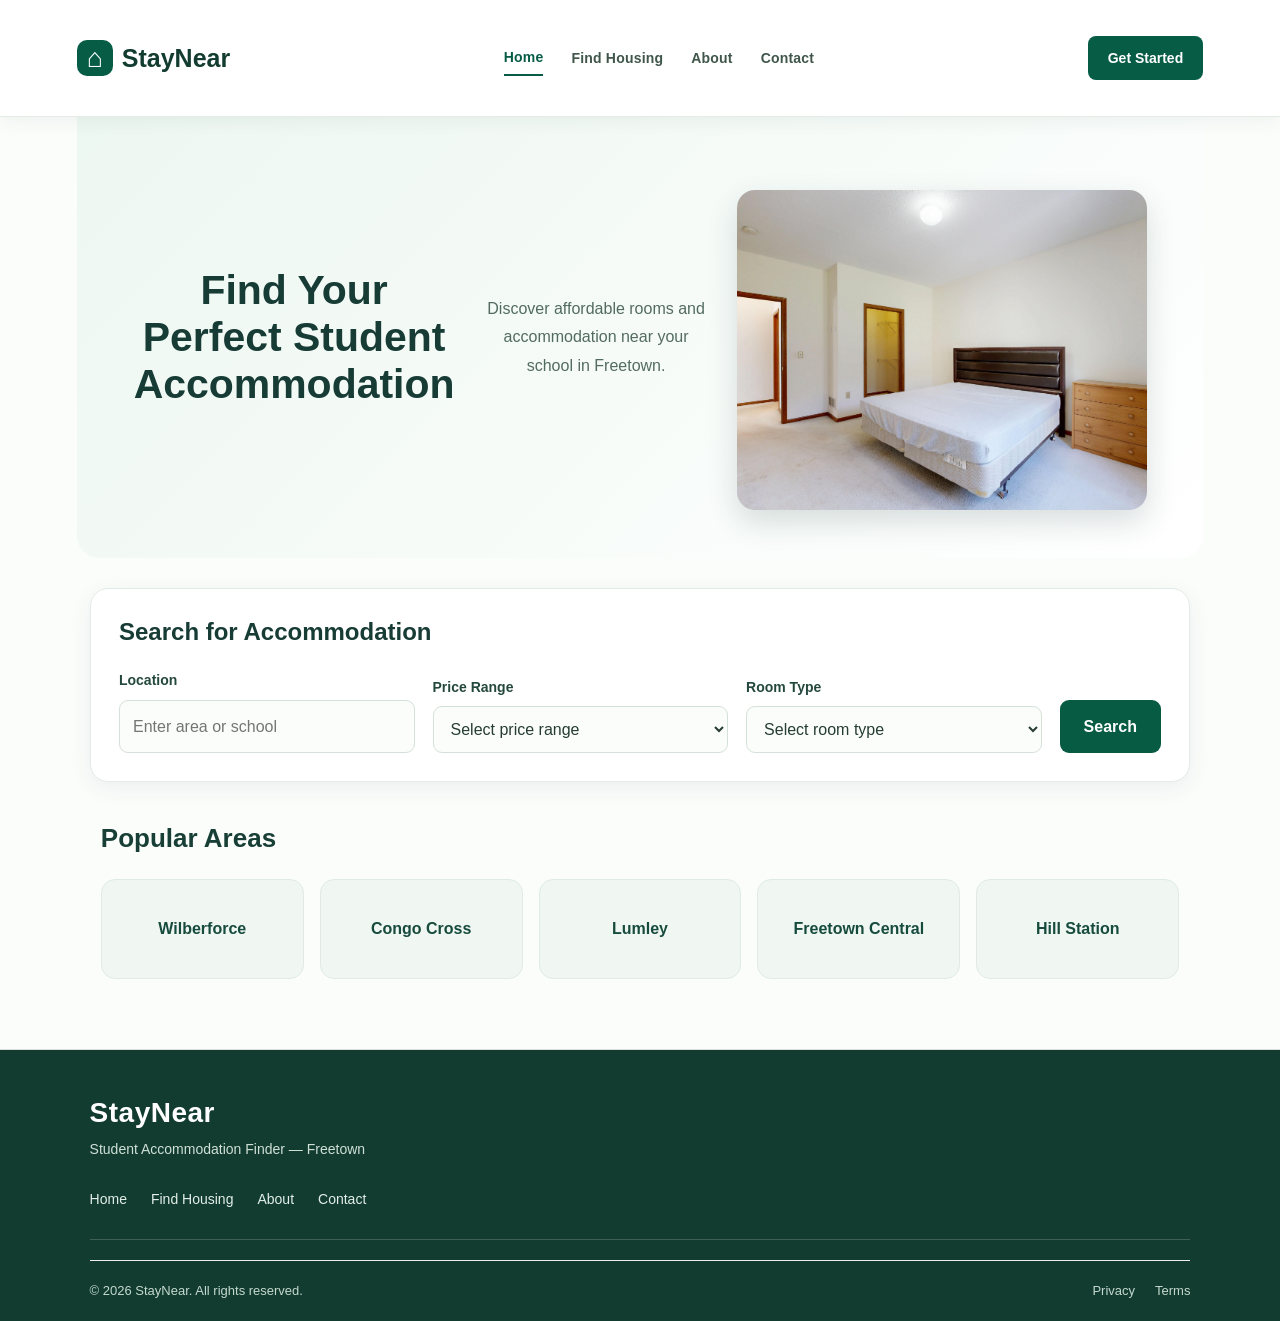
<file: index.html>
<!DOCTYPE html>
<html lang="en">
<head>
    <meta charset="UTF-8">
    <meta name="viewport" content="width=device-width, initial-scale=1.0">
    <title>StayNear | Student Accommodation Finder</title>
    <link rel="stylesheet" href="style.css">
</head>
<body>
<!-- Website Header -->
<header class="site-header">
    <div class="logo">
        <span class="house-icon">⌂</span>
        <span>StayNear</span>
    </div>

    <nav class="main-nav">
        <a href="index.html" class="active">Home</a>
        <a href="housing.html">Find Housing</a>
        <a href="about.html">About</a>
        <a href="contact.html">Contact</a>
    </nav>

    <a href="housing.html" class="get-started">Get Started</a>
</header>
 <!-- Main Home Page Content -->
 <main>

    <section class="hero">
        <h1>Find Your Perfect Student Accommodation</h1>
        <p>Discover affordable rooms and accommodation
            near your school in Freetown.</p>
            <img src="images/lumley-room.jpg"
                 alt="Student bedroom with a bed and study desk"
                 class="hero-image">    
    </section>

    <!-- Accommodation Search -->
    <section class="search-section">
        <h2>Search for Accommodation</h2>

        <form class="search-form" id="housing-search">

            <div class="form-group">
                <label for="location">Location</label>
                <input type="text" id="location" name="location" placeholder="Enter area or school">    
            </div>

            <div class="form-group">
                <label for="price">Price Range</label>
                <select id="price" name="price">
                    <option value="">Select price range</option>
                    <option>Budget friendly</option>
                    <option>Mid-range</option>
                    <option>Higher budget</option>
                </select>
            </div>

            <div class="form-group">
                <label for="room-type">Room Type</label>
                <select id="room-type" name="room-type">
                    <option value="">Select room type</option>
                    <option>Single Room</option>
                    <option>Shared Room</option>
                    <option>Apartment</option>
                </select>
            </div>

            <button type="submit" class="search-button">
                Search
            </button>


        </form>
    
       
    </section>

    <!-- Popular Areas -->
    <section class="popular-areas">
        <h2>Popular Areas</h2>

        <div class="area-grid">
            <a href="housing.html?location=Wilberforce" class="area-card">Wilberforce</a>
            <a href="housing.html?location=Congo%20Cross" class="area-card">Congo Cross</a>
            <a href="housing.html?location=Lumley" class="area-card">Lumley</a>
            <a href="housing.html?location=Freetown%20Central" class="area-card">Freetown Central</a>
            <a href="housing.html?location=Hill%20Station" class="area-card">Hill Station</a>
        </div>
    </section>

</main>

    <!-- Website Footer -->
    <footer class="site-footer">

        <div class="footer-brand">
            <h2>StayNear</h2>
            <p>Student Accommodation Finder — Freetown</p>
        </div>

        <nav class="footer-nav" aria-label="Footer navigation">
            <a href="index.html">Home</a>
            <a href="housing.html">Find Housing</a>
            <a href="about.html">About</a>
            <a href="contact.html">Contact</a>
        </nav>

        <div class="footer-bottom">
            <p>&copy; 2026 StayNear. All rights reserved.</p>

            <div class="footer-legal">
                <a href="#">Privacy</a>
                <a href="#">Terms</a>
            </div>
        </div>

    </footer>
    
</body>
</html>
</file>
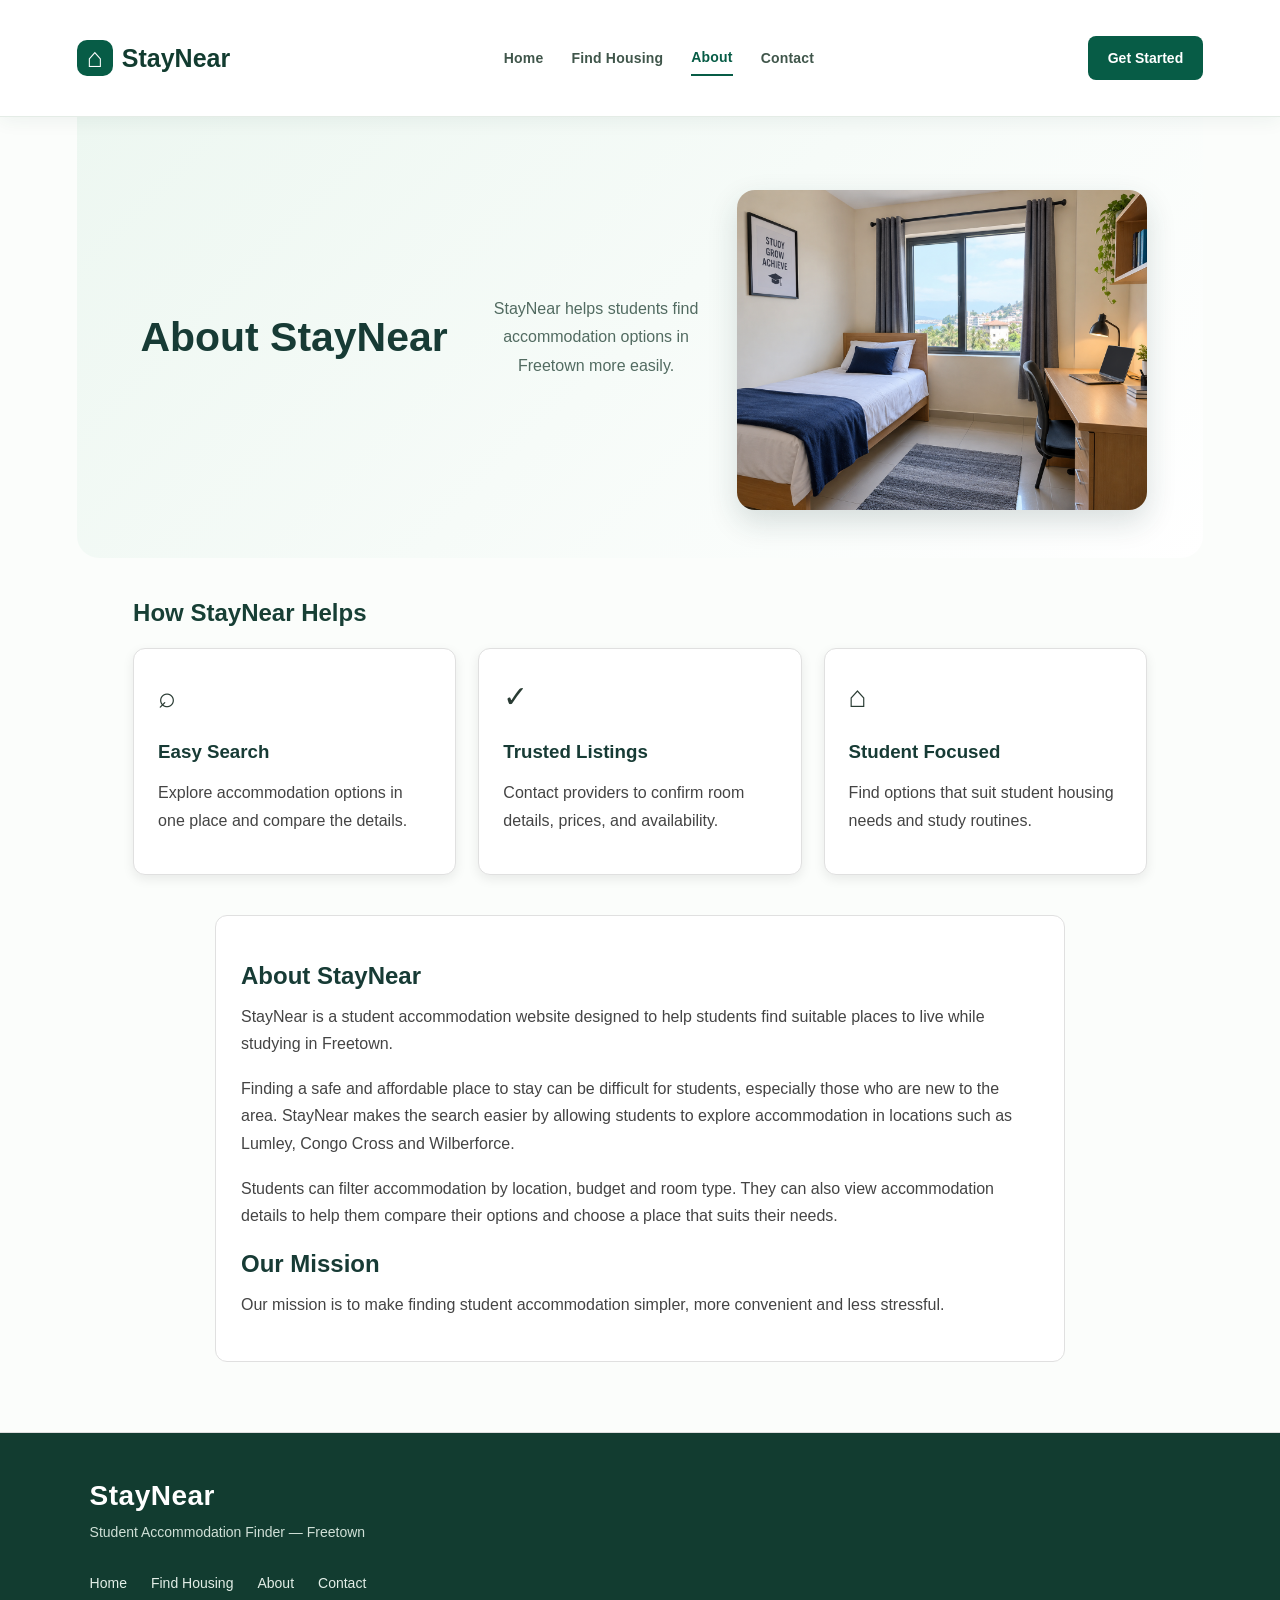
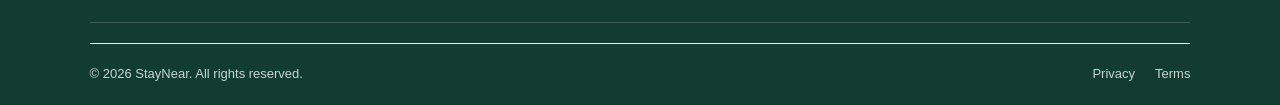
<file: about.html>
<!DOCTYPE html>
<html lang="en">
<head>
    <meta charset="UTF-8">
    <meta name="viewport" content="width=device-width, initial-scale=1.0">
    <title>About | StayNear</title>
    <link rel="stylesheet" href="style.css">
</head>
<body>

    <!-- Website Header -->
    <header class="site-header">
        <div class="logo">
            <span class="house-icon">⌂</span>
            <span>StayNear</span>
        </div>

        <nav class="main-nav">
            <a href="index.html">Home</a>
            <a href="housing.html">Find Housing</a>
            <a href="about.html" class="active">About</a>
            <a href="contact.html">Contact</a>
        </nav>

        <a href="housing.html" class="get-started">Get Started</a>
    </header>

    
<!-- About Page Content -->
<main>

    <section class="hero">
        <h1>About StayNear</h1>
        <p>
            StayNear helps students find accommodation
            options in Freetown more easily.
        </p>

        <img src="images/student-room.png"
             alt="Student bedroom with a study desk"
             class="hero-image">
    </section>

    <section class="about-features">
        <h2>How StayNear Helps</h2>

        <div class="feature-grid">

            <article class="feature-card">
                <div class="feature-icon">⌕</div>
                <h3>Easy Search</h3>
                <p>
                    Explore accommodation options in one place
                    and compare the details.
                </p>
            </article>

            <article class="feature-card">
                <div class="feature-icon">✓</div>
                <h3>Trusted Listings</h3>
                <p>
                    Contact providers to confirm room details,
                    prices, and availability.
                </p>
            </article>

            <article class="feature-card">
                <div class="feature-icon">⌂</div>
                <h3>Student Focused</h3>
                <p>
                    Find options that suit student housing
                    needs and study routines.
                </p>
            </article>

        </div>
    </section>
    
<section class="about-content">
    <h2>About StayNear</h2>

    <p>
        StayNear is a student accommodation website designed to help
        students find suitable places to live while studying in Freetown.
    </p>

    <p>
        Finding a safe and affordable place to stay can be difficult
        for students, especially those who are new to the area.
        StayNear makes the search easier by allowing students to explore
        accommodation in locations such as Lumley, Congo Cross and Wilberforce.
    </p>

    <p>
        Students can filter accommodation by location, budget and room type.
        They can also view accommodation details to help them compare their
        options and choose a place that suits their needs.
    </p>

    <h2>Our Mission</h2>

    <p>
        Our mission is to make finding student accommodation simpler,
        more convenient and less stressful.
    </p>
</section>

</main>


    <!-- Website Footer -->
    <footer class="site-footer">
        <div class="footer-brand">
            <h2>StayNear</h2>
            <p>Student Accommodation Finder — Freetown</p>
        </div>

        <nav class="footer-nav" aria-label="Footer navigation">
            <a href="index.html">Home</a>
            <a href="housing.html">Find Housing</a>
            <a href="about.html">About</a>
            <a href="contact.html">Contact</a>
        </nav>

        <div class="footer-bottom">
            <p>&copy; 2026 StayNear. All rights reserved.</p>
            <div class="footer-legal">
                <a href="#">Privacy</a>
                <a href="#">Terms</a>
            </div>
        </div>
    </footer>

</body>
</html>
</file>
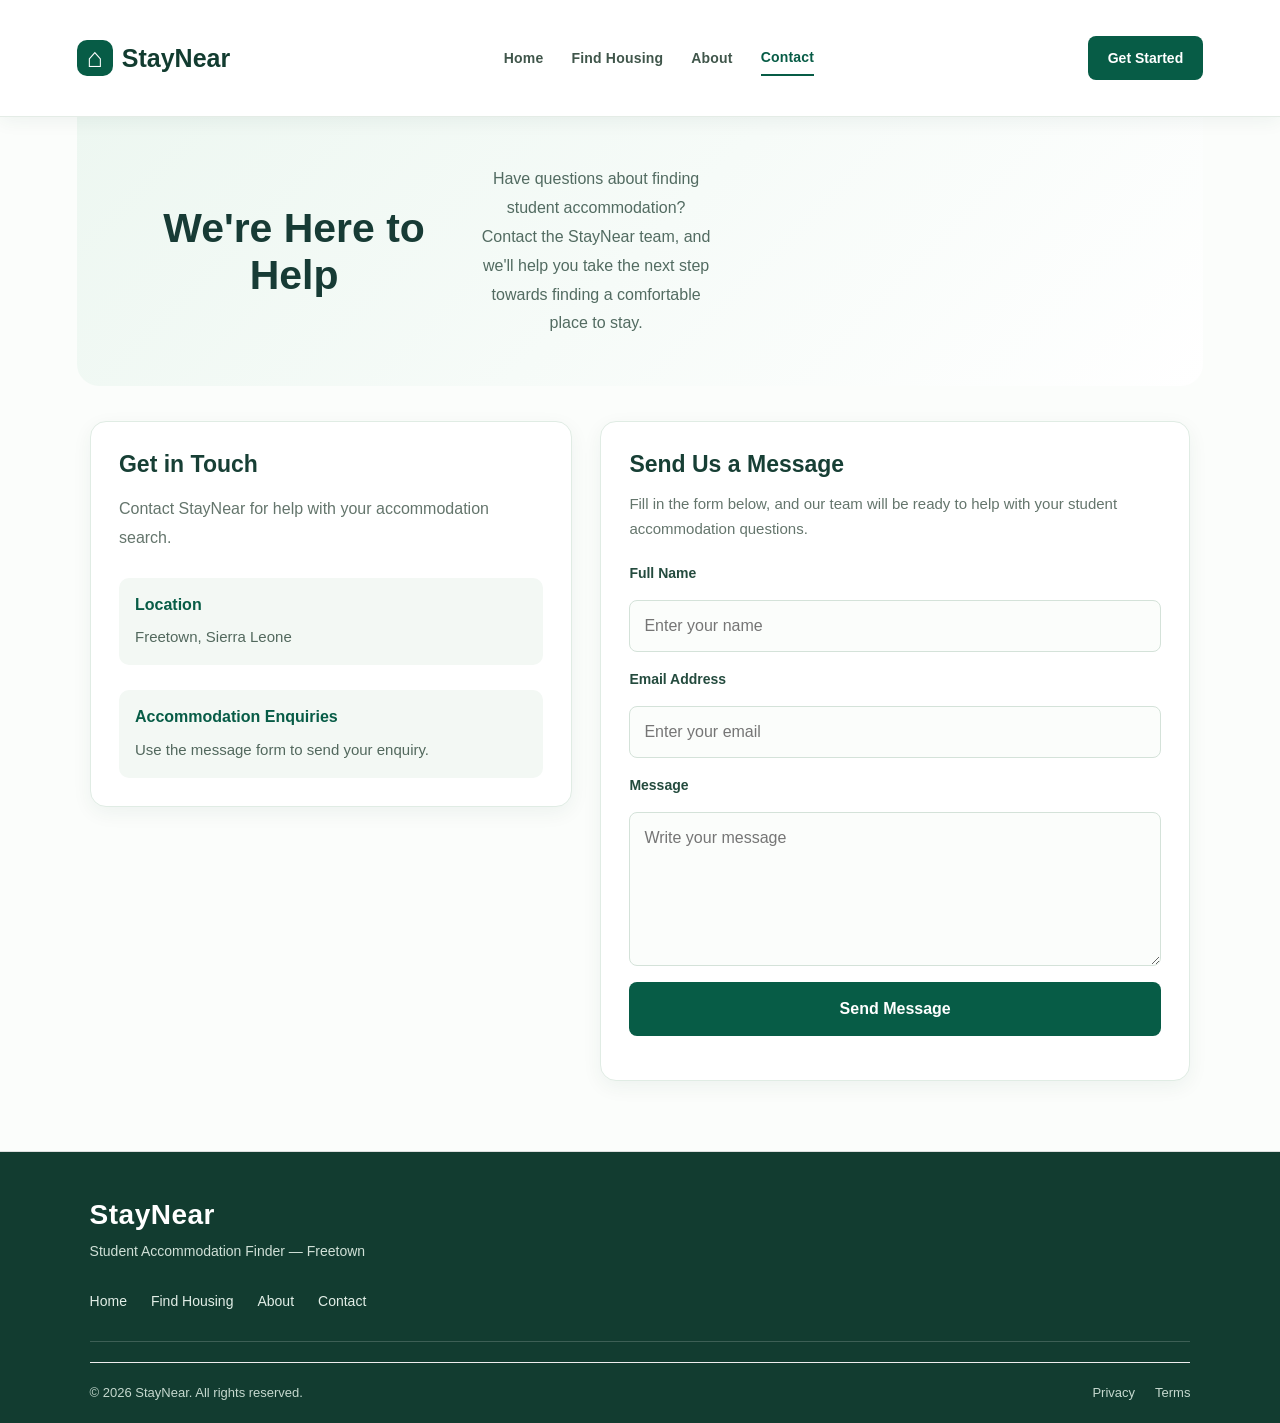
<file: contact.html>
<!DOCTYPE html>
<html lang="en">
<head>
    <meta charset="UTF-8">
    <meta name="viewport" content="width=device-width, initial-scale=1.0">
    <title>Contact | StayNear</title>
    <link rel="stylesheet" href="style.css">
</head>
<body>

    <!-- Website Header -->
    <header class="site-header">
        <div class="logo">
            <span class="house-icon">⌂</span>
            <span>StayNear</span>
        </div>

        <nav class="main-nav">
            <a href="index.html">Home</a>
            <a href="housing.html">Find Housing</a>
            <a href="about.html">About</a>
            <a href="contact.html" class="active">Contact</a>
        </nav>

        <a href="housing.html" class="get-started">Get Started</a>
    </header>

    
<!-- Contact Page Content -->
<main>

    <section class="hero">
        <h1>We're Here to Help</h1>
        <p>
            Have questions about finding student accommodation?
            Contact the StayNear team, and we'll help you take the next step
            towards finding a comfortable place to stay.
       </p>
    </section>

    <section class="contact-layout">

        <!-- Contact Information -->
        <div class="contact-information">
            <h2>Get in Touch</h2>
            <p>Contact StayNear for help with your accommodation search.</p>

            <div class="contact-item">
                <h3>Location</h3>
                <p>Freetown, Sierra Leone</p>
            </div>

            <div class="contact-item">
                <h3>Accommodation Enquiries</h3>
                <p>Use the message form to send your enquiry.</p>
            </div>
        </div>

        <!-- Contact Form -->
        <div class="contact-form-container">
            <h2>Send Us a Message</h2>
            <p class="form-intro">
                Fill in the form below, and our team will be ready to help
                with your student accommodation questions.
            </p>

            <form class="contact-form" id="contactForm">
                <div class="form-group">
                    <label for="full-name">Full Name</label>
                    <input type="text" id="full-name"
                           name="full-name" placeholder="Enter your name"
                           required>
                </div>

                <div class="form-group">
                    <label for="email">Email Address</label>
                    <input type="email" id="email"
                           name="email" placeholder="Enter your email"
                           required>
                </div>

                <div class="form-group">
                    <label for="message">Message</label>
                    <textarea id="message" name="message"
                              rows="5" placeholder="Write your message"
                              required></textarea>
                </div>

                <button type="submit" class="search-button">
                    Send Message
                </button>
            </form>
            <p id="formMessage" role="status"></p>
        </div>

    </section>

</main>


    <!-- Website Footer -->
    <footer class="site-footer">
        <div class="footer-brand">
            <h2>StayNear</h2>
            <p>Student Accommodation Finder — Freetown</p>
        </div>

        <nav class="footer-nav" aria-label="Footer navigation">
            <a href="index.html">Home</a>
            <a href="housing.html">Find Housing</a>
            <a href="about.html">About</a>
            <a href="contact.html">Contact</a>
        </nav>

        <div class="footer-bottom">
            <p>&copy; 2026 StayNear. All rights reserved.</p>
            <div class="footer-legal">
                <a href="#">Privacy</a>
                <a href="#">Terms</a>
            </div>
        </div>
    </footer>
        
</body>
</html>
</file>
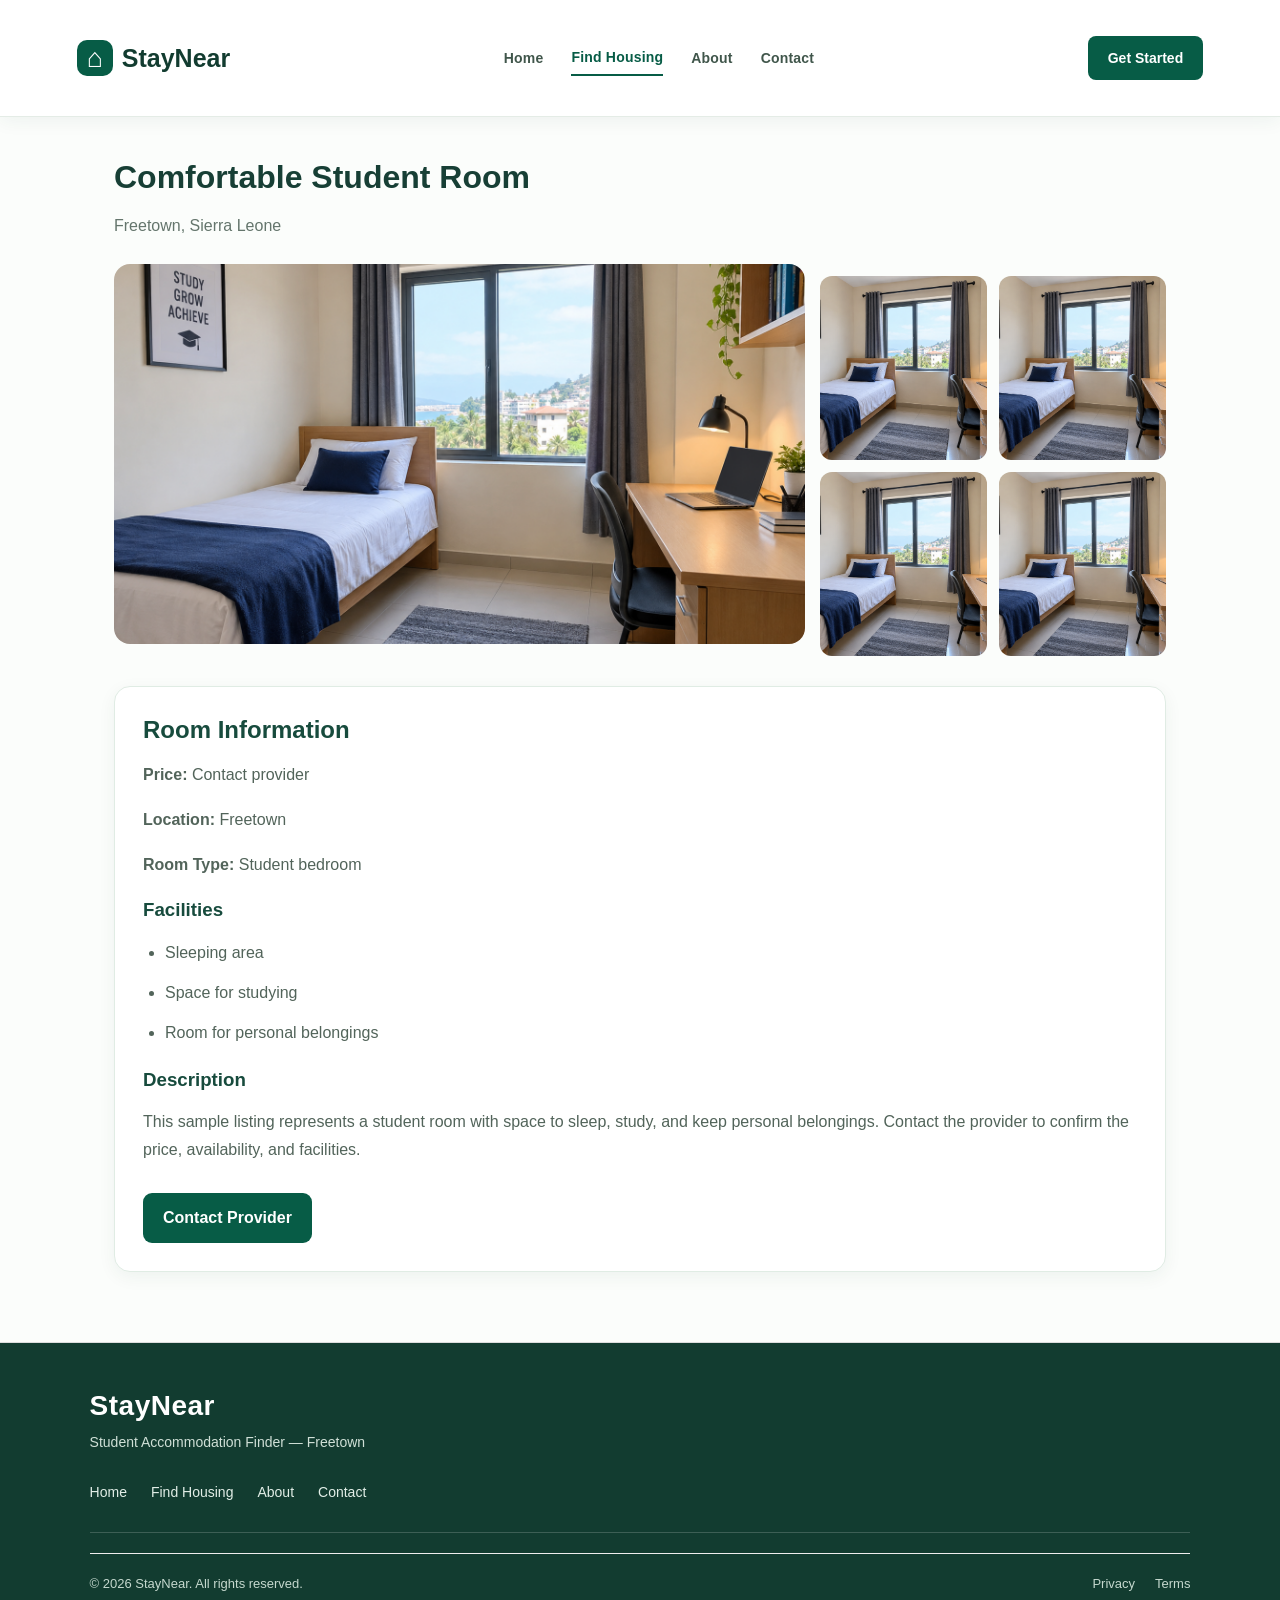
<file: details.html>
<!DOCTYPE html>
<html lang="en">
<head>
    <meta charset="UTF-8">
    <meta name="viewport" content="width=device-width, initial-scale=1.0">
    <title>Listing Details | StayNear</title>
    <link rel="stylesheet" href="style.css">
</head>
<body>

    <!-- Website Header -->
    <header class="site-header">
        <div class="logo">
            <span class="house-icon">⌂</span>
            <span>StayNear</span>
        </div>

        <nav class="main-nav">
            <a href="index.html">Home</a>
            <a href="housing.html" class="active">Find Housing</a>
            <a href="about.html">About</a>
            <a href="contact.html">Contact</a>
        </nav>

        <a href="housing.html" class="get-started">Get Started</a>
    </header>

    
<!-- Listing Details Content -->
<main>

    <section class="listing-details">

        <h1 id="listing-title">Comfortable Student Room</h1>
        <p class="housing-location" id="listing-location">Freetown, Sierra Leone</p>

        <!-- Main Accommodation Picture -->
        <div class="listing-gallery">
            <img class="main-room-image"
                 id="listing-image"
                 src="images/student-room.png"
                 alt="Main view of a student bedroom">

           <div class="room-thumbnails">
               <img src="images/student-room.png" alt="Student room view 1">
               <img src="images/student-room.png" alt="Student room view 2">
               <img src="images/student-room.png" alt="Student room view 3">
               <img src="images/student-room.png" alt="Student room view 4">
           </div>
        </div>

        </div>

        <!-- Room Information -->
        <section class="room-information">
            <h2>Room Information</h2>

            <p><strong>Price:</strong> <span id="listing-price">Contact provider</span></p>
            <p><strong>Location:</strong> <span id="room-location">Freetown</span></p>
            <p><strong>Room Type:</strong> <span id="room-type">Student bedroom</span></p>

            <h3>Facilities</h3>
            <ul>
                <li>Sleeping area</li>
                <li>Space for studying</li>
                <li>Room for personal belongings</li>
            </ul>

            <h3>Description</h3>
            <p id="listing-description">
                This sample listing represents a student room with space to sleep,
                study, and keep personal belongings. Contact the provider to confirm
                the price, availability, and facilities.
            </p>

            <a href="contact.html" class="details-button">
                Contact Provider
            </a>
        </section>

    </section>

</main>


    <!-- Website Footer -->
    <footer class="site-footer">
        <div class="footer-brand">
            <h2>StayNear</h2>
            <p>Student Accommodation Finder — Freetown</p>
        </div>

        <nav class="footer-nav" aria-label="Footer navigation">
            <a href="index.html">Home</a>
            <a href="housing.html">Find Housing</a>
            <a href="about.html">About</a>
            <a href="contact.html">Contact</a>
        </nav>

        <div class="footer-bottom">
            <p>&copy; 2026 StayNear. All rights reserved.</p>
            <div class="footer-legal">
                <a href="#">Privacy</a>
                <a href="#">Terms</a>
            </div>
        </div>
    </footer>

</body>
</html>
</file>
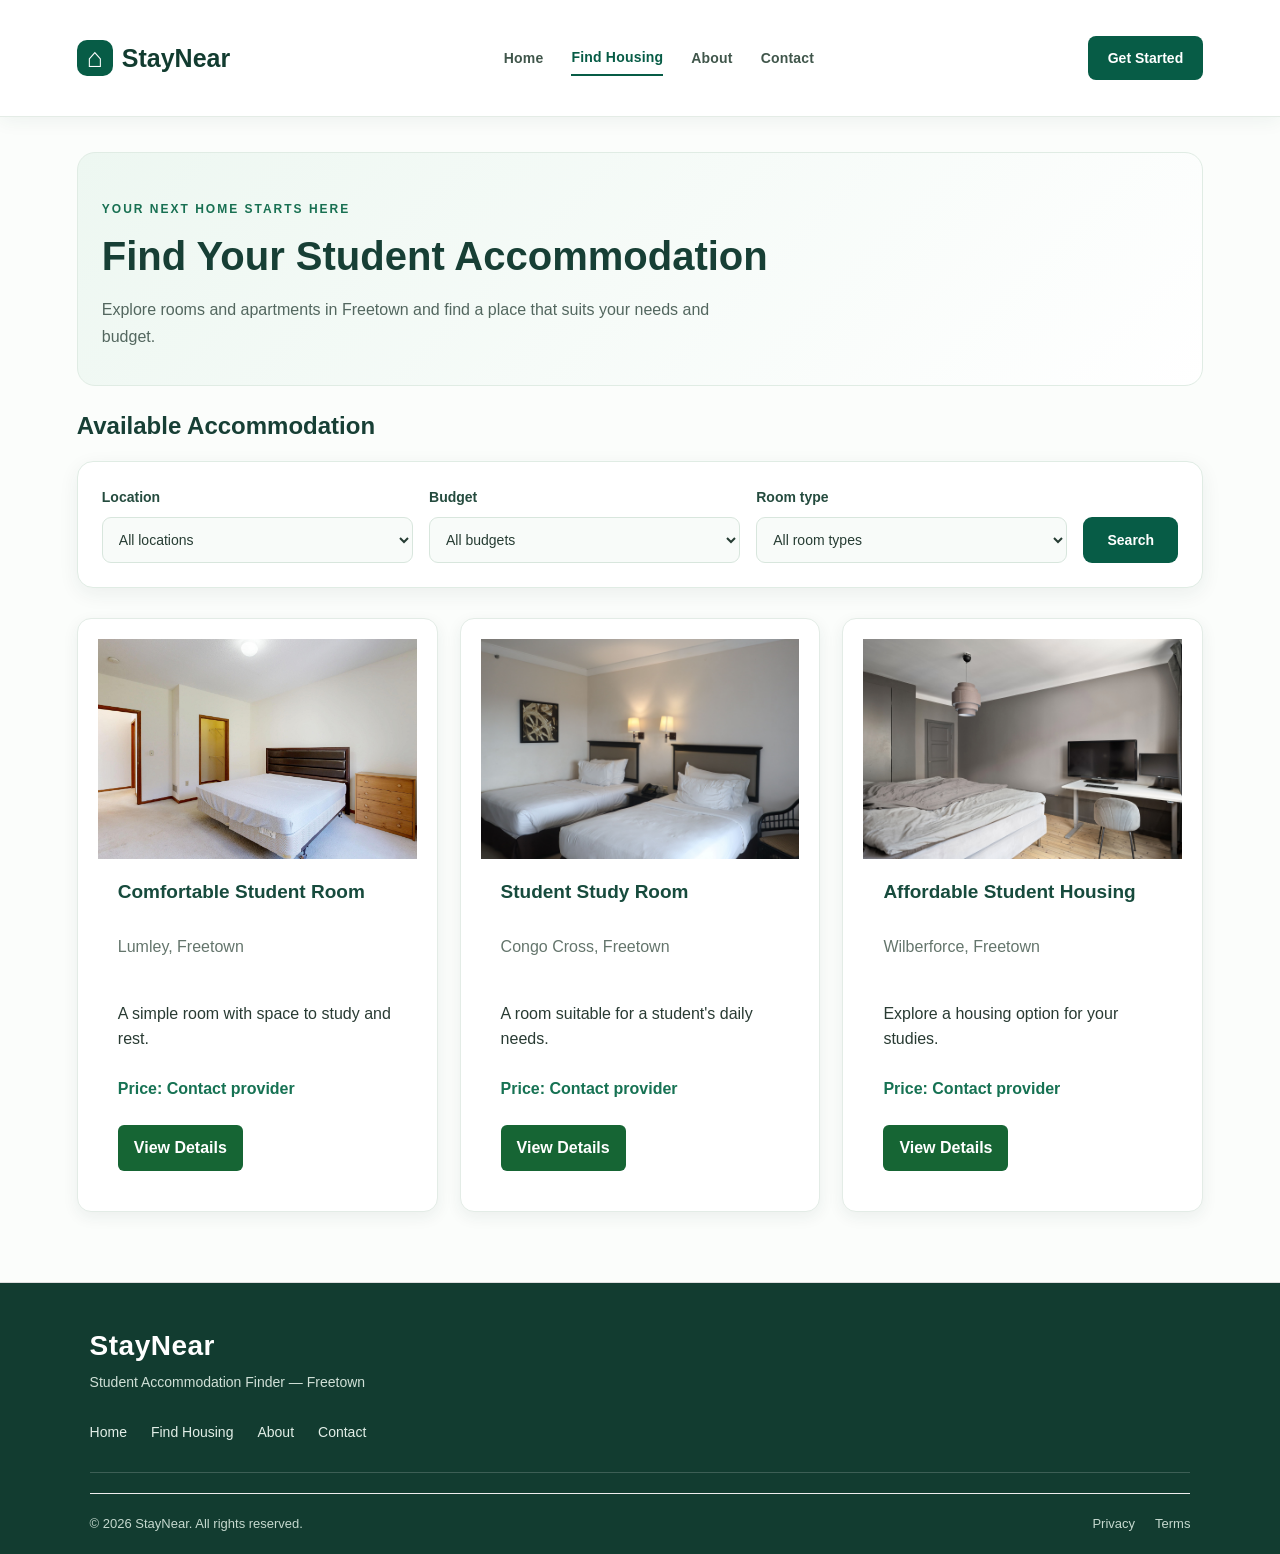
<file: housing.html>
<!DOCTYPE html>
<html lang="en">
<head>
    <meta charset="UTF-8">
    <meta name="viewport" content="width=device-width, initial-scale=1.0">
    <title>Find Housing | StayNear</title>
    <link rel="stylesheet" href="style.css">
</head>
<body>

    <!-- Website Header -->
    <header class="site-header">
        <div class="logo">
            <span class="house-icon">⌂</span>
            <span>StayNear</span>
        </div>

        <nav class="main-nav">
            <a href="index.html">Home</a>
            <a href="housing.html" class="active">Find Housing</a>
            <a href="about.html">About</a>
            <a href="contact.html">Contact</a>
        </nav>

        <a href="housing.html" class="get-started">Get Started</a>
    </header>

    <!-- Main Find Housing Content -->
    <main>
        
<section class="housing-intro">
    <p class="housing-eyebrow">YOUR NEXT HOME STARTS HERE</p>
    <h1>Find Your Student Accommodation</h1>
    <p>
        Explore rooms and apartments in Freetown and find
        a place that suits your needs and budget.
    </p>
</section>
    
        <section class="housing-listings">
            <h2>Available Accommodation</h2>
         
<!-- Accommodation Search -->

<form action="housing.html" method="GET" class="housing-search housing-filters">
    <div class="search-field">
        <label for="location">Location</label>
        <select id="location" name="location">
            <option value="">All locations</option>
            <option value="Lumley">Lumley</option>
            <option value="Congo Cross">Congo Cross</option>
            <option value="Wilberforce">Wilberforce</option>
        </select>
    </div>

    <div class="search-field">
        <label for="price">Budget</label>
        <select id="price" name="price">
            <option value="">All budgets</option>
            <option value="Budget friendly">Budget friendly</option>
            <option value="Mid-range">Mid-range</option>
            <option value="Higher budget">Higher budget</option>
        </select>
    </div>

    <div class="search-field">
        <label for="roomType">Room type</label>
        <select id="roomType" name="roomType">
            <option value="">All room types</option>
            <option value="Single Room">Single Room</option>
            <option value="Shared Room">Shared Room</option>
            <option value="Apartment">Apartment</option>
        </select>
    </div>

    <button type="submit" class="details-button">Search</button>
</form>
   
    
            
<div class="housing-grid">

    <!-- Accommodation 1 -->
    <article class="housing-card" data-location="Lumley" data-price="Budget friendly" data-room-type="Single Room">
        <img src="images/lumley-room.jpg" 
             alt="Student bedroom in Lumley with a study desk">

        <div class="housing-card-content">
            <h3>Comfortable Student Room</h3>
            <p class="housing-location">Lumley, Freetown</p>
            <p>A simple room with space to study and rest.</p>
            <p class="housing-price">Price: Contact provider</p>
            <a href="details.html?location=Lumley">View Details</a>
        </div>
    </article>

    <!-- Accommodation 2 -->
    <article class="housing-card" data-location="Congo Cross" data-price="Mid-range" data-room-type="Shared Room">
        <img src="images/congo-room.jpg"
             alt="Shared student bedroom in Congo Cross">

        <div class="housing-card-content">
            <h3>Student Study Room</h3>
            <p class="housing-location">Congo Cross, Freetown</p>
            <p>A room suitable for a student's daily needs.</p>
            <p class="housing-price">Price: Contact provider</p>
            <a href="details.html?location=Congo%20Cross">View Details</a>
        </div>
    </article>

    <!-- Accommodation 3 -->
    <article class="housing-card" data-location="Wilberforce" data-price="Higher budget" data-room-type="Apartment">
        <img src="images/wilberforce-room.jpg" 
             alt="Modern student apartment in Wilberforce">

        <div class="housing-card-content">
            <h3>Affordable Student Housing</h3>
            <p class="housing-location">Wilberforce, Freetown</p>
            <p>Explore a housing option for your studies.</p>
            <p class="housing-price">Price: Contact provider</p>
            <a href="details.html?location=Wilberforce">View Details</a>
        </div>
    </article>

</div>

    
        </section>
    </main>

    <!-- Website Footer -->
    <footer class="site-footer">
        <div class="footer-brand">
            <h2>StayNear</h2>
            <p>Student Accommodation Finder — Freetown</p>
        </div>

        <nav class="footer-nav" aria-label="Footer navigation">
            <a href="index.html">Home</a>
            <a href="housing.html">Find Housing</a>
            <a href="about.html">About</a>
            <a href="contact.html">Contact</a>
        </nav>

        <div class="footer-bottom">
            <p>&copy; 2026 StayNear. All rights reserved.</p>
            <div class="footer-legal">
                <a href="#">Privacy</a>
                <a href="#">Terms</a>
            </div>
        </div>
    </footer>
    
</body>
</html>
</file>
<file: style.css>
/* Basic page settings */
* {
    box-sizing: border-box;
}

body {
    margin: 0;
    font-family: Arial, sans-serif;
    color: #111111;
    background-color: #ffffff;
    line-height: 1.6;
}

a {
    color: inherit;
    text-decoration: none;
}

button,
input,
select {
    font: inherit;
}

/* Website header */
.site-header {
    display: flex;
    align-items: center;
    justify-content: space-between;
    padding: 18px 6%;
    border-bottom: 1px solid #dddddd;
    gap: 24px;
}

.logo {
    display: flex;
    align-items: center;
    gap: 8px;
    font-size: 22px;
    font-weight: bold;
}

.house-icon {
    font-size: 28px;
}

.main-nav {
    display: flex;
    align-items: center;
    gap: 24px;
}

.main-nav a {
    padding: 6px 0;
}

.main-nav a.active {
    border-bottom: 2px solid #111111;
}


.get-started {
    display: inline-block;
    padding: 14px 24px;
    background-color: #173b35;
    color: #ffffff;
    border-radius: 8px;
    font-size: 16px;
    font-weight: bold;
    text-decoration: none;
    text-align: center;
    cursor: pointer;
    transition: background-color 0.2s ease;
}

.get-started:hover {
    background-color: #28594f;
}


/* Main page width */
main {
    width: 88%;
    max-width: 1200px;
    margin: 0 auto;
}

.hero {
    text-align: center;
    padding: 55px 0 35px;
}

.hero h1 {
    margin-bottom: 10px;
}

.hero p {
    margin-top: 0;
    color: #555555;
}

/* Accommodation search section */
.search-section {
    border: 1px solid #dddddd;
    padding: 24px;
    margin-bottom: 45px;
}

.search-section h2 {
    margin-top: 0;
    margin-bottom: 20px;
}

.search-form {
    display: grid;
    grid-template-columns: repeat(3, 1fr) auto;
    gap: 16px;
    align-items: end;
}

.form-group {
    display: flex;
    flex-direction: column;
    gap: 8px;
}

.form-group label {
    font-weight: bold;
}

.form-group input,
.form-group select {
    width: 100%;
    min-width: 0;
    padding: 12px;
    border: 1px solid #cccccc;
    background-color: #ffffff;
}

.search-button {
    min-height: 46px;
}

/* Popular areas section */
.popular-areas {
    margin-bottom: 60px;
}

.popular-areas h2 {
    margin-bottom: 20px;
}

.area-grid {
    display: grid;
    grid-template-columns: repeat(5, 1fr);
    gap: 16px;
}

.area-card {
    min-height: 100px;
    border: 1px solid #dddddd;
    display: flex;
    align-items: center;
    justify-content: center;
    text-align: center;
    padding: 16px;
}

/* Accommodation search section */
.search-section {
    border: 1px solid #dddddd;
    padding: 24px;
    margin-bottom: 45px;
}

.search-section h2 {
    margin-top: 0;
    margin-bottom: 20px;
}

.search-form {
    display: grid;
    grid-template-columns: repeat(3, 1fr) auto;
    gap: 16px;
    align-items: end;
}

.form-group {
    display: flex;
    flex-direction: column;
    gap: 8px;
}

.form-group label {
    font-weight: bold;
}

.form-group input,
.form-group select {
    width: 100%;
    min-width: 0;
    padding: 12px;
    border: 1px solid #cccccc;
    background-color: #ffffff;
}

.search-button {
    min-height: 46px;
}

/* Popular areas section */
.popular-areas {
    margin-bottom: 60px;
}

.popular-areas h2 {
    margin-bottom: 20px;
}

.area-grid {
    display: grid;
    grid-template-columns: repeat(5, 1fr);
    gap: 16px;
}

.area-card {
    min-height: 100px;
    border: 1px solid #dddddd;
    display: flex;
    align-items: center;
    justify-content: center;
    text-align: center;
    padding: 16px;
}
/* Website footer */
.site-footer {
    border-top: 1px solid #dddddd;
    padding: 30px 6% 20px;
    margin-top: 40px;
}

.footer-brand h2 {
    margin: 0;
    font-size: 22px;
}

.footer-brand p {
    margin-top: 5px;
    color: #555555;
}

.footer-nav {
    display: flex;
    flex-wrap: wrap;
    gap: 20px;
    margin: 20px 0;
}

.footer-bottom {
    display: flex;
    justify-content: space-between;
    align-items: center;
    flex-wrap: wrap;
    gap: 12px;
    border-top: 1px solid #eeeeee;
    padding-top: 15px;
    font-size: 14px;
}

.footer-bottom p {
    margin: 0;
}

.footer-legal {
    display: flex;
    gap: 18px;
}

/* Responsive design for tablets */
@media (max-width: 900px) {
    .site-header {
        flex-wrap: wrap;
    }

    .main-nav {
        gap: 14px;
        flex-wrap: wrap;
    }

    .search-form {
        grid-template-columns: repeat(2, 1fr);
    }

    .area-grid {
        grid-template-columns: repeat(3, 1fr);
    }
}

/* Responsive design for mobile phones */
@media (max-width: 600px) {
    .site-header {
        flex-direction: column;
        align-items: flex-start;
        padding: 18px 5%;
    }

    .main-nav {
        width: 100%;
        flex-direction: column;
        align-items: flex-start;
        gap: 8px;
    }

    .get-started {
        display: inline-block;
    }

    main {
        width: 90%;
    }

    .hero {
        padding: 35px 0 25px;
    }

    .hero h1 {
        font-size: 27px;
    }

    .search-section {
        padding: 16px;
    }

    .search-form {
        grid-template-columns: 1fr;
    }

    .area-grid {
        grid-template-columns: 1fr;
    }

    .footer-nav {
        flex-direction: column;
        gap: 8px;
    }

    .footer-bottom {
        flex-direction: column;
        align-items: flex-start;
    }
}
/* Home page bedroom picture */
.hero-image {
    display: block;
    width: 100%;
    max-width: 750px;
    height: auto;
    margin: 25px auto 0;
    border-radius: 4px;
}
/* Listing Details Page */
.listing-details {
    margin-bottom: 60px;
}

.listing-details > h1 {
    margin-top: 35px;
    margin-bottom: 5px;
}

.listing-gallery {
    margin-top: 25px;
}

.main-room-image {
    display: block;
    width: 100%;
    height: 400px;
    object-fit: cover;
}

.room-thumbnails {
    display: grid;
    grid-template-columns: repeat(4, 1fr);
    gap: 12px;
    margin-top: 12px;
}

.room-thumbnails img {
    width: 100%;
    height: 120px;
    object-fit: cover;
}

.room-information {
    border: 1px solid #dddddd;
    padding: 24px;
    margin-top: 30px;
}

.room-information h2 {
    margin-top: 0;
}

.room-information li {
    margin-bottom: 8px;
}

/* Listing details on mobile */
@media (max-width: 600px) {
    .main-room-image {
        height: 250px;
    }

    .room-thumbnails {
        grid-template-columns: repeat(2, 1fr);
    }

    .room-thumbnails img {
        height: 100px;
    }

    .room-information {
        padding: 16px;
    }
}

/* Contact Page */
.contact-layout {
    display: grid;
    grid-template-columns: 1fr 1.2fr;
    gap: 40px;
    margin: 20px 0 60px;
}

.contact-information,
.contact-form-container {
    border: 1px solid #dddddd;
    padding: 24px;
}

.contact-information h2,
.contact-form-container h2 {
    margin-top: 0;
}

.contact-item {
    margin-top: 24px;
}

.contact-item h3 {
    margin-bottom: 5px;
}

.contact-item p {
    margin-top: 0;
    color: #555555;
}

.contact-form {
    display: flex;
    flex-direction: column;
    gap: 18px;
}

.contact-form textarea {
    width: 100%;
    padding: 12px;
    border: 1px solid #cccccc;
    font: inherit;
    resize: vertical;
}

.contact-form input {
    width: 100%;
}

/* Contact page on mobile */
@media (max-width: 600px) {
    .contact-layout {
        grid-template-columns: 1fr;
        gap: 20px;
    }
}
/* Accommodation listings layout */
.housing-grid {
    display: grid;
    grid-template-columns: repeat(auto-fit, minmax(250px, 1fr));
    gap: 24px;
    width: 100%;
    margin-top: 20px;
}

.housing-card {
    display: block;
    padding: 20px;
    border-radius: 12px;
    background-color: #ffffff;
    border: 1px solid #dddddd;
}

/* Accommodation card design */
.housing-grid {
    display: grid;
    grid-template-columns: repeat(auto-fit, minmax(250px, 1fr));
    gap: 24px;
    margin-top: 24px;
}

.housing-card {
    background-color: #ffffff;
    padding: 20px;
    border: 1px solid #e0e0e0;
    border-radius: 12px;
    box-shadow: 0 4px 12px rgba(0, 0, 0, 0.08);
    transition: transform 0.2s ease, box-shadow 0.2s ease;
}

.housing-card:hover {
    transform: translateY(-4px);
    box-shadow: 0 8px 20px rgba(0, 0, 0, 0.12);
}

.housing-card h3 {
    margin-top: 0;
    color: #173b35;
}

.housing-card p {
    line-height: 1.6;
}


/* About page content */
.about-content {
    max-width: 850px;
    width: 90%;
    margin: 30px auto;
    padding: 25px;
    box-sizing: border-box;
    background-color: #ffffff;
    border: 1px solid #e0e0e0;
    border-radius: 12px;
    line-height: 1.7;
}

.about-content h2 {
    color: #173b35;
    font-size: 24px;
    margin: 20px 0 12px;
}

.about-content p {
    color: #444444;
    font-size: 16px;
    margin: 0 0 18px;
}

.about-content button,
.about-content a {
    display: inline-block;
    padding: 12px 22px;
    margin: 8px 5px;
    border-radius: 6px;
    font-size: 16px;
    box-sizing: border-box;
    text-decoration: none;
    cursor: pointer;
}

/* About page feature cards */
.about-features {
    width: 90%;
    max-width: 1100px;
    margin: 40px auto;
}

.feature-grid {
    display: grid;
    grid-template-columns: repeat(auto-fit, minmax(220px, 1fr));
    gap: 22px;
}

.feature-card {
    padding: 24px;
    background-color: #ffffff;
    border: 1px solid #e0e0e0;
    border-radius: 12px;
    box-shadow: 0 4px 12px rgba(0, 0, 0, 0.08);
}

.feature-card h3 {
    color: #173b35;
    margin-bottom: 10px;
}

.feature-card p {
    line-height: 1.7;
    color: #444444;
}

.feature-icon {
    font-size: 30px;
    margin-bottom: 12px;
}

/* StayNear - Modern Accommodation Cards */
.housing-card {
    background-color: #ffffff;
    border: 1px solid #e1ebe6;
    border-radius: 14px;
    overflow: hidden;
    box-shadow: 0 4px 14px rgba(20, 70, 50, 0.08);
    transition: transform 0.25s ease, box-shadow 0.25s ease;
}

.housing-card:hover {
    transform: translateY(-5px);
    box-shadow: 0 10px 24px rgba(20, 70, 50, 0.15);
}

.housing-card img {
    width: 100%;
    height: 220px;
    object-fit: cover;
    display: block;
}

.housing-card-content {
    padding: 18px;
}

.housing-card-content h3 {
    color: #173b35;
    font-size: 19px;
    margin-bottom: 10px;
}

.housing-location {
    color: #527267;
    font-size: 14px;
}

.housing-price {
    color: #087653;
    font-weight: bold;
    margin: 12px 0;
}

.housing-card-content a {
    display: block;
    background-color: #075b43;
    color: #ffffff;
    text-align: center;
    text-decoration: none;
    padding: 12px;
    border-radius: 8px;
    font-weight: bold;
    margin-top: 14px;
    transition: background-color 0.2s ease;
}

.housing-card-content a:hover {
    background-color: #03432f;
}

/* Make accommodation cards responsive */
@media (max-width: 600px) {
    .housing-card img {
        height: 200px;
    }

    .housing-card-content {
        padding: 14px;
    }

    .housing-card-content h3 {
        font-size: 17px;
    }
}

/* ===== StayNear Home Page Design ===== */

.hero {
    background: linear-gradient(135deg, #edf7f1, #ffffff);
    padding: 45px 6%;
    display: flex;
    align-items: center;
    justify-content: space-between;
    gap: 35px;
    border-radius: 0 0 22px 22px;
}

.hero h1 {
    color: #173b35;
    font-size: clamp(30px, 4vw, 48px);
    line-height: 1.2;
    max-width: 520px;
    margin-bottom: 18px;
}

.hero p {
    color: #526b61;
    font-size: 17px;
    line-height: 1.7;
    max-width: 480px;
}

.hero-image {
    width: 48%;
    max-width: 570px;
    height: 350px;
    object-fit: cover;
    border-radius: 18px;
    box-shadow: 0 12px 30px rgba(23, 59, 53, 0.16);
}

/* Search area */
.search-section {
    background: #ffffff;
    max-width: 1100px;
    margin: 30px auto;
    padding: 28px;
    border: 1px solid #e2ece6;
    border-radius: 18px;
    box-shadow: 0 6px 22px rgba(23, 59, 53, 0.07);
}

.search-section h2,
.popular-areas h2 {
    color: #173b35;
    margin-bottom: 22px;
}

.search-form {
    display: grid;
    grid-template-columns: repeat(3, minmax(0, 1fr)) auto;
    gap: 18px;
    align-items: end;
}

.form-group {
    display: flex;
    flex-direction: column;
    gap: 8px;
}

.form-group label {
    color: #24483d;
    font-weight: 600;
    font-size: 14px;
}

.form-group input,
.form-group select {
    width: 100%;
    min-width: 0;
    padding: 13px;
    border: 1px solid #d4e1d9;
    border-radius: 9px;
    background: #fbfdfb;
    color: #263d34;
    font: inherit;
}

.form-group input:focus,
.form-group select:focus {
    outline: 2px solid #8bc8a9;
    border-color: #087653;
}

.search-button {
    background: #075b43;
    color: #ffffff;
    border: none;
    border-radius: 9px;
    padding: 14px 24px;
    font-weight: bold;
    cursor: pointer;
    transition: background 0.2s ease;
}

.search-button:hover {
    background: #03432f;
}

/* Popular areas */
.popular-areas {
    padding: 25px 6% 45px;
}

.area-grid {
    display: grid;
    grid-template-columns: repeat(auto-fit, minmax(150px, 1fr));
    gap: 16px;
}

.area-card {
    background: #f0f7f2;
    color: #174b39;
    border: 1px solid #dcebe0;
    border-radius: 12px;
    padding: 22px 16px;
    text-align: center;
    font-weight: 600;
    transition: background 0.2s ease, transform 0.2s ease;
}

.area-card:hover {
    background: #e0f0e5;
    transform: translateY(-3px);
}

/* Mobile and tablet layout */
@media (max-width: 800px) {
    .hero {
        flex-direction: column;
        align-items: stretch;
        padding: 30px 5%;
    }

    .hero-image {
        width: 100%;
        max-width: none;
        height: 280px;
    }

    .search-form {
        grid-template-columns: 1fr 1fr;
    }

    .search-button {
        width: 100%;
    }

    .search-section {
        margin: 20px 4%;
        padding: 22px;
    }
}

@media (max-width: 480px) {
    .search-form {
        grid-template-columns: 1fr;
    }

    .hero-image {
        height: 220px;
    }
}

/* Neat accommodation cards */
.housing-card {
    background-color: #ffffff;
    border-radius: 10px;
    overflow: hidden;
    box-shadow: 0 4px 12px rgba(0, 0, 0, 0.08);
    transition: transform 0.3s ease, box-shadow 0.3s ease;
}

.housing-card:hover {
    transform: translateY(-4px);
    box-shadow: 0 8px 18px rgba(0, 0, 0, 0.12);
}

.housing-card-content {
    padding: 18px;
}

.housing-card-content h3 {
    color: #14532d;
    margin-top: 0;
}

.housing-card-content a {
    display: inline-block;
    background-color: #166534;
    color: #ffffff;
    padding: 10px 16px;
    border-radius: 6px;
    text-decoration: none;
    margin-top: 10px;
}

.housing-card-content a:hover {
    background-color: #14532d;
}

/* Mobile layout improvements */
@media (max-width: 600px) {
    * {
        box-sizing: border-box;
    }

    body {
        margin: 0;
        overflow-wrap: break-word;
    }

    img {
        max-width: 100%;
        height: auto;
    }

    header,
    main,
    footer {
        max-width: 100%;
    }

    .hero {
        flex-direction: column;
        padding: 20px 15px;
        gap: 20px;
    }

    .hero h1 {
        font-size: 28px;
    }

    .hero-image {
        width: 100%;
        max-width: 100%;
        height: auto;
    }

    .search-section,
    .popular-areas {
        padding: 20px 15px;
    }

    .search-form {
        grid-template-columns: minmax(0, 1fr);
        width: 100%;
    }

    .form-group {
        min-width: 0;
        width: 100%;
    }

    .form-group input,
    .form-group select,
    .search-button {
        width: 100%;
        max-width: 100%;
    }

    .area-grid {
        grid-template-columns: minmax(0, 1fr);
    }

    .housing-card {
        width: 100%;
        min-width: 0;
    }

    .housing-card img {
        width: 100%;
        height: 200px;
        object-fit: cover;
    }

    .housing-card-content {
        overflow-wrap: anywhere;
    }

    .housing-card-content a {
        max-width: 100%;
    }
}

/* Home page hero text improvement */
.hero {
    display: grid;
    grid-template-columns: 1.1fr 0.8fr 1.4fr;
    align-items: center;
    gap: 24px;
    padding: 48px 5%;
}

.hero h1 {
    margin: 0;
    font-size: clamp(30px, 3.2vw, 44px);
    line-height: 1.15;
}

.hero p {
    margin: 0;
    font-size: 16px;
    line-height: 1.8;
    max-width: 300px;
}

.hero-image {
    width: 100%;
    max-width: 100%;
    height: 320px;
    object-fit: cover;
    border-radius: 18px;
}

@media (max-width: 800px) {
    .hero {
        grid-template-columns: 1fr 1fr;
        gap: 20px;
    }

    .hero-image {
        grid-column: 1 / -1;
        height: 260px;
    }

    .hero p {
        max-width: none;
    }
}

@media (max-width: 600px) {
    .hero {
        display: flex;
        flex-direction: column;
        align-items: stretch;
        padding: 28px 18px;
    }

    .hero h1 {
        font-size: 30px;
    }

    .hero p {
        font-size: 16px;
    }

    .hero-image {
        height: 220px;
    }
}

/* Popular Areas design improvement */
.popular-areas {
    max-width: 1200px;
    margin: 40px auto 70px;
    padding: 0 24px;
}

.popular-areas h2 {
    color: #173f35;
    font-size: 26px;
    margin-bottom: 24px;
}

.area-grid {
    display: grid;
    grid-template-columns: repeat(5, minmax(0, 1fr));
    gap: 16px;
}

.area-card {
    display: flex;
    align-items: center;
    justify-content: center;
    min-height: 100px;
    padding: 18px 12px;
    background: #f0f7f3;
    border: 1px solid #dfebe3;
    border-radius: 14px;
    color: #174b3d;
    font-weight: 600;
    text-align: center;
    transition: background 0.2s ease,
                transform 0.2s ease,
                box-shadow 0.2s ease;
}

.area-card:hover {
    background: #e0f0e7;
    transform: translateY(-3px);
    box-shadow: 0 6px 16px rgba(20, 70, 50, 0.08);
}

@media (max-width: 800px) {
    .area-grid {
        grid-template-columns: repeat(2, minmax(0, 1fr));
    }
}

@media (max-width: 480px) {
    .popular-areas {
        padding: 0 16px;
    }

    .area-grid {
        grid-template-columns: 1fr;
        gap: 12px;
    }

    .area-card {
        min-height: 70px;
    }
}

/* Housing page introduction */
.housing-intro {
    max-width: 1200px;
    margin: 35px auto 25px;
    padding: 35px 24px;
    background: linear-gradient(135deg, #edf7f1, #ffffff);
    border: 1px solid #e0ece4;
    border-radius: 18px;
}

.housing-eyebrow {
    color: #187052;
    font-size: 12px;
    font-weight: 700;
    letter-spacing: 2px;
    margin-bottom: 12px;
}

.housing-intro h1 {
    color: #173f35;
    font-size: clamp(28px, 4vw, 40px);
    line-height: 1.2;
    margin: 0 0 12px;
}

.housing-intro > p:last-child {
    color: #53675f;
    font-size: 16px;
    line-height: 1.7;
    max-width: 650px;
    margin-bottom: 0;
}

@media (max-width: 600px) {
    .housing-intro {
        margin: 20px 14px;
        padding: 25px 18px;
    }
}

/* Housing filters design */
.housing-filters {
    display: flex;
    flex-wrap: wrap;
    align-items: end;
    gap: 18px;
    margin: 20px 0 28px;
    padding: 24px;
    background: #ffffff;
    border: 1px solid #e1ece5;
    border-radius: 14px;
    box-shadow: 0 4px 16px rgba(20, 60, 45, 0.06);
}

.housing-filters label {
    display: flex;
    flex-direction: column;
    gap: 8px;
    color: #244b3e;
    font-size: 14px;
    font-weight: 600;
}

.housing-filters select {
    min-width: 180px;
    max-width: 100%;
    padding: 12px;
    border: 1px solid #d7e5dc;
    border-radius: 8px;
    background: #f9fcfa;
    color: #263c33;
    font: inherit;
}

.housing-filters button {
    padding: 12px 24px;
    border: none;
    border-radius: 8px;
    background: #075c46;
    color: white;
    font-weight: 600;
    cursor: pointer;
}

.housing-filters button:hover {
    background: #064735;
}

@media (max-width: 600px) {
    .housing-filters {
        flex-direction: column;
        align-items: stretch;
        padding: 18px;
    }

    .housing-filters label,
    .housing-filters select,
    .housing-filters button {
        width: 100%;
        min-width: 0;
    }
}

/* Improved StayNear housing search filters */
.housing-search {
    display: grid;
    grid-template-columns: repeat(3, minmax(0, 1fr)) auto;
    align-items: end;
    gap: 16px;
    width: 100%;
    margin: 20px 0 30px;
    padding: 24px;
    background-color: #ffffff;
    border: 1px solid #e0ece4;
    border-radius: 16px;
    box-shadow: 0 6px 20px rgba(23, 63, 53, 0.07);
}

.housing-search .search-field {
    display: flex;
    flex-direction: column;
    gap: 9px;
    min-width: 0;
}

.housing-search .search-field label {
    color: #244b3e;
    font-size: 14px;
    font-weight: 600;
}

.housing-search .search-field select {
    width: 100%;
    min-width: 0;
    padding: 13px 12px;
    border: 1px solid #d8e6dd;
    border-radius: 9px;
    background-color: #f8fbf9;
    color: #263c33;
    font-size: 14px;
    outline: none;
}

.housing-search .search-field select:focus {
    border-color: #167253;
    box-shadow: 0 0 0 3px rgba(22, 114, 83, 0.12);
}

.housing-search button {
    min-height: 44px;
    padding: 12px 24px;
    border: none;
    border-radius: 9px;
    background-color: #075c46;
    color: #ffffff;
    font-size: 14px;
    font-weight: 600;
    cursor: pointer;
}

.housing-search button:hover {
    background-color: #064735;
}

@media (max-width: 800px) {
    .housing-search {
        grid-template-columns: repeat(2, minmax(0, 1fr));
    }

    .housing-search button {
        width: 100%;
    }
}

@media (max-width: 520px) {
    .housing-search {
        grid-template-columns: minmax(0, 1fr);
        padding: 18px;
        gap: 16px;
    }
}

/* Consistent accommodation card layout */
.housing-grid {
    display: grid;
    grid-template-columns: repeat(3, minmax(0, 1fr));
    align-items: stretch;
    gap: 22px;
}

.housing-card {
    display: flex;
    flex-direction: column;
    height: 100%;
    min-width: 0;
    background: #ffffff;
    border: 1px solid #e3ece6;
    border-radius: 14px;
    overflow: hidden;
    box-shadow: 0 5px 16px rgba(23, 63, 53, 0.07);
}

.housing-card img {
    display: block;
    width: 100%;
    height: 220px;
    object-fit: cover;
}

.housing-card-content {
    display: flex;
    flex-direction: column;
    flex: 1;
    padding: 20px;
}

.housing-card-content h3 {
    margin: 0 0 12px;
    color: #174b3d;
    font-size: 19px;
    line-height: 1.4;
}

.housing-card-content p {
    line-height: 1.6;
}

.housing-card-content .housing-price {
    color: #167253;
    font-weight: 700;
    margin-top: auto;
    padding-top: 8px;
}

.housing-card-content a {
    align-self: flex-start;
    margin-top: 12px;
}

@media (max-width: 850px) {
    .housing-grid {
        grid-template-columns: repeat(2, minmax(0, 1fr));
    }
}

@media (max-width: 560px) {
    .housing-grid {
        grid-template-columns: minmax(0, 1fr);
        gap: 18px;
    }

    .housing-card img {
        height: 220px;
    }
}

/* Student accommodation details page */
.listing-details {
    max-width: 1100px;
    margin: 40px auto;
    padding: 0 24px;
}

.listing-details h1 {
    color: #173f35;
    font-size: 32px;
    margin-bottom: 10px;
}

.housing-location {
    color: #64756c;
    font-size: 16px;
    margin-bottom: 25px;
}

.listing-gallery {
    display: grid;
    grid-template-columns: 2fr 1fr;
    gap: 15px;
    margin-bottom: 30px;
}

.main-room-image {
    width: 100%;
    height: 380px;
    object-fit: cover;
    border-radius: 16px;
}

.room-thumbnails {
    display: grid;
    grid-template-columns: 1fr 1fr;
    gap: 12px;
}

.room-thumbnails img {
    width: 100%;
    height: 184px;
    object-fit: cover;
    border-radius: 12px;
}

@media (max-width: 600px) {
    .listing-details {
        margin: 25px auto;
        padding: 0 16px;
    }

    .listing-details h1 {
        font-size: 26px;
    }

    .listing-gallery {
        grid-template-columns: 1fr;
    }

    .main-room-image {
        height: 250px;
    }

    .room-thumbnails img {
        height: 120px;
    }
}

/* Room information */
.room-information {
    background: #ffffff;
    padding: 28px;
    margin-bottom: 25px;
    border: 1px solid #e0ece4;
    border-radius: 16px;
    box-shadow: 0 5px 18px rgba(23, 63, 53, 0.06);
}

.room-information h2,
.room-information h3 {
    color: #174b3d;
    margin-bottom: 14px;
}

.room-information p {
    color: #52645a;
    line-height: 1.8;
}

.room-information ul {
    padding-left: 22px;
    line-height: 2;
    color: #52645a;
}

.room-information a {
    display: inline-block;
    margin-top: 12px;
    padding: 12px 20px;
    background: #075c46;
    color: #ffffff;
    text-decoration: none;
    border-radius: 9px;
    font-weight: 600;
}

.room-information a:hover {
    background: #064735;
}

@media (max-width: 600px) {
    .room-information {
        padding: 20px;
    }
}

.area-card {
    text-decoration: none;
    cursor: pointer;
}

/* StayNear: overall design improvements */
:root {
    --sn-green: #075c46;
    --sn-dark-green: #173f35;
    --sn-light-green: #f0f7f3;
    --sn-text: #293b33;
    --sn-muted: #64756c;
    --sn-border: #e0eae3;
    --sn-white: #ffffff;
}

html {
    scroll-behavior: smooth;
}

body {
    color: var(--sn-text);
    background-color: #fbfdfb;
    font-family: Arial, Helvetica, sans-serif;
    line-height: 1.6;
}

h1,
h2,
h3 {
    color: var(--sn-dark-green);
    line-height: 1.25;
}

a {
    transition: color 0.2s ease;
}

button,
input,
select,
textarea {
    font: inherit;
}

button,
input[type="submit"] {
    transition: background-color 0.2s ease,
                transform 0.2s ease;
}

button:hover,
input[type="submit"]:hover {
    transform: translateY(-1px);
}

img {
    max-width: 100%;
}

/* StayNear navigation improvements */
header {
    position: sticky;
    top: 0;
    z-index: 1000;
    background-color: #ffffff;
    box-shadow: 0 3px 14px rgba(23, 63, 53, 0.07);
}

header nav a {
    color: #29483c;
    text-decoration: none;
    font-weight: 600;
    transition: color 0.2s ease;
}

header nav a:hover {
    color: #07815b;
}

header nav a.active {
    color: #075c46;
    font-weight: 700;
}
header nav a:focus-visible {
    outline: 2px solid #07815b;
    outline-offset: 4px;
    border-radius: 3px;
}

@media (max-width: 600px) {
    header nav {
        flex-wrap: wrap;
        gap: 12px;
    }
}

/* StayNear premium header */
header {
    position: sticky;
    top: 0;
    z-index: 1000;
    background: #ffffff;
    border-bottom: 1px solid #e8eee9;
    box-shadow: 0 4px 18px rgba(23, 63, 53, 0.05);
}

header nav {
    display: flex;
    align-items: center;
    justify-content: center;
    flex-wrap: wrap;
    gap: 30px;
    padding: 20px 24px;
}

header nav a {
    color: #40564b;
    text-decoration: none;
    font-size: 14px;
    font-weight: 600;
    transition: color 0.2s ease;
}

header nav a:hover,
header nav a.active {
    color: #075c46;
}
/* Remove the decorative lines under navigation links */

header nav a,
header nav a:hover,
header nav a.active {
    text-decoration: none !important;
    border-bottom: none !important;
    box-shadow: none;
}

@media (max-width: 600px) {
    header nav {
        gap: 16px;
        padding: 16px 12px;
    }

    header nav a {
        font-size: 13px;
    }
}

/* StayNear premium footer */
.site-footer {
    margin-top: 70px;
    padding: 45px 7% 20px;
    background: #123c30;
    color: #ffffff;
}

.footer-brand {
    margin-bottom: 28px;
}

.footer-brand h2 {
    margin: 0 0 8px;
    color: #ffffff;
    font-size: 28px;
    letter-spacing: 0.5px;
}

.footer-brand p {
    margin: 0;
    color: #d0e0d7;
    font-size: 14px;
}

.footer-nav {
    display: flex;
    flex-wrap: wrap;
    gap: 24px;
    padding: 0 0 28px;
    border-bottom: 1px solid rgba(255, 255, 255, 0.18);
}

.footer-nav a {
    color: #e2eee7;
    font-size: 14px;
    text-decoration: none;
    transition: color 0.2s ease;
}

.footer-nav a:hover {
    color: #a8dfbd;
}

.footer-bottom {
    display: flex;
    justify-content: space-between;
    align-items: center;
    flex-wrap: wrap;
    gap: 15px;
    padding-top: 20px;
}

.footer-bottom p {
    margin: 0;
    color: #c5d8ce;
    font-size: 13px;
}

.footer-legal {
    display: flex;
    flex-wrap: wrap;
    gap: 20px;
}

.footer-legal a {
    color: #c5d8ce;
    font-size: 13px;
    text-decoration: none;
}

.footer-legal a:hover {
    color: #ffffff;
}

@media (max-width: 600px) {
    .site-footer {
        margin-top: 45px;
        padding: 35px 20px 20px;
    }

    .footer-nav {
        gap: 16px;
    }

    .footer-bottom {
        align-items: flex-start;
        flex-direction: column;
    }
}

/* StayNear elegant header finish */
header {
    background: rgba(255, 255, 255, 0.98);
    border-bottom: 1px solid #e4ece6;
    box-shadow: 0 4px 18px rgba(18, 60, 48, 0.06);
}

header nav {
    max-width: 1250px;
    margin: 0 auto;
    padding: 22px 28px;
    gap: 32px;
}

header nav a {
    position: relative;
    color: #40564b;
    font-size: 14px;
    letter-spacing: 0.2px;
}

header nav a:hover,
header nav a.active {
    color: #075c46;
}

header nav a:focus-visible {
    outline: 2px solid #16805c;
    outline-offset: 5px;
    border-radius: 3px;
}

@media (max-width: 600px) {
    header nav {
        padding: 16px 12px;
        gap: 14px;
    }
}
/* StayNear premium header */
.site-header {
    display: flex;
    align-items: center;
    justify-content: space-between;
    gap: 25px;
    padding: 18px 6%;
    background: #ffffff;
    border-bottom: 1px solid #e4ece6;
    box-shadow: 0 4px 18px rgba(18, 60, 48, 0.06);
    position: sticky;
    top: 0;
    z-index: 1000;
}

/* Logo */
.logo {
    display: flex;
    align-items: center;
    gap: 9px;
    color: #123c30;
    font-size: 25px;
    font-weight: 800;
    white-space: nowrap;
}

.house-icon {
    color: #ffffff;
    background: #075c46;
    width: 36px;
    height: 36px;
    display: flex;
    align-items: center;
    justify-content: center;
    border-radius: 10px;
    font-size: 27px;
}

/* Navigation links */
.main-nav {
    display: flex;
    align-items: center;
    justify-content: center;
    flex-wrap: wrap;
    gap: 28px;
}

.main-nav a {
    color: #40564b;
    text-decoration: none !important;
    border-bottom: none !important;
    box-shadow: none !important;
    font-size: 14px;
    font-weight: 600;
    transition: color 0.2s ease;
}
.main-nav a:hover,
.main-nav a.active {
    color: #075c46;
}

/* Green button */
.get-started {
    background: #075c46;
    color: #ffffff;
    padding: 11px 20px;
    border-radius: 8px;
    text-decoration: none;
    font-size: 14px;
    font-weight: 700;
    white-space: nowrap;
    transition: background 0.2s ease, transform 0.2s ease;
}

.get-started:hover {
    background: #123c30;
    color: #ffffff;
    transform: translateY(-1px);
}

/* Mobile layout */
@media (max-width: 700px) {
    .site-header {
        flex-wrap: wrap;
        justify-content: center;
        padding: 15px;
        gap: 16px;
    }

    .main-nav {
        gap: 16px;
    }

    .main-nav a {
        font-size: 13px;
    }
}
/* Green line under the active navigation link */
.main-nav a.active {
    position: relative;
}

.main-nav a.active::after {
    content: "";
    display: block;
    position: absolute;
    left: 0;
    bottom: -8px;
    width: 100%;
    height: 3px;
    background: #075c46;
    border-radius: 3px;
}
.main-nav a.active {
    position: relative;
    border-bottom: 2px solid #075c46 !important;
    padding-bottom: 6px;
}

.main-nav a.active::after {
    content: none !important;
    display: none !important;
}

/* StayNear contact page improvements */
.contact-layout {
    max-width: 1100px;
    margin: 35px auto 60px;
    display: grid;
    grid-template-columns: 0.9fr 1.1fr;
    gap: 28px;
    align-items: start;
}

.contact-information,
.contact-form-container {
    padding: 28px;
    background: #ffffff;
    border: 1px solid #e0ece4;
    border-radius: 16px;
    box-shadow: 0 6px 20px rgba(23, 63, 53, 0.06);
}

.contact-information h2,
.contact-form-container h2 {
    color: #173f35;
    font-size: 23px;
    margin-top: 0;
    margin-bottom: 12px;
}

.contact-information p {
    color: #64756c;
    line-height: 1.8;
}

.contact-item {
    margin-top: 25px;
    padding: 15px;
    background: #f3f8f4;
    border-radius: 10px;
}

.contact-item h3 {
    color: #075c46;
    font-size: 16px;
    margin: 0 0 5px;
}

.contact-item p {
    margin: 0;
    overflow-wrap: anywhere;
}

/* Contact form fields */
.contact-form {
    display: flex;
    flex-direction: column;
    gap: 16px;
}

.contact-form label {
    display: block;
    margin-bottom: 6px;
    color: #244b3e;
    font-weight: 600;
}

.contact-form input,
.contact-form textarea {
    width: 100%;
    padding: 12px 14px;
    border: 1px solid #d4e2d9;
    border-radius: 8px;
    background: #fbfdfb;
    color: #293b33;
    font: inherit;
}

.contact-form input:focus,
.contact-form textarea:focus {
    outline: 2px solid #a5d5b8;
    border-color: #075c46;
}

.contact-form textarea {
    min-height: 140px;
    resize: vertical;
}

@media (max-width: 700px) {
    .contact-layout {
        grid-template-columns: 1fr;
        margin: 25px 16px 45px;
        gap: 20px;
    }

    .contact-information,
    .contact-form-container {
        padding: 22px;
    }
}
/* Contact form button styling */
.contact-form button {
    width: 100%;
    padding: 14px 20px;
    background-color: #075c46;
    color: #ffffff;
    border: none;
    border-radius: 8px;
    font-size: 16px;
    font-weight: 600;
    cursor: pointer;
    transition: background-color 0.3s ease;
}

.contact-form button:hover {
    background-color: #064535;
}
/* Contact page heading spacing */
.contact-layout h1 {
    margin-bottom: 12px;
}

.contact-layout > p {
    max-width: 700px;
    margin: 0 auto 25px;
    line-height: 1.7;
}

/* Contact information card hover effect */
.contact-item {
    border: 1px solid transparent;
    transition: transform 0.25s ease, box-shadow 0.25s ease,
                border-color 0.25s ease;
}

.contact-item:hover {
    transform: translateY(-3px);
    border-color: #b8d9c5;
    box-shadow: 0 6px 16px rgba(7, 92, 70, 0.08);
}

/* Improve contact detail readability */
.contact-item h3 {
    margin-bottom: 8px;
    line-height: 1.4;
}

.contact-item p {
    font-size: 15px;
    line-height: 1.7;
    color: #52685d;
}

/* Improve contact form field spacing */
.contact-form input,
.contact-form textarea {
    box-sizing: border-box;
    margin-top: 2px;
}

.contact-form input {
    min-height: 46px;
}

.contact-form textarea {
    min-height: 150px;
    line-height: 1.6;
}
/* Contact form introduction */
.form-intro {
    margin: 0 0 20px;
    color: #64756c;
    font-size: 15px;
    line-height: 1.7;
}

/* Contact form success message */
#form-message {
    margin-top: 18px;
    padding: 14px 16px;
    background-color: #eaf6ee;
    color: #075c46;
    border: 1px solid #b8ddc5;
    border-radius: 8px;
    line-height: 1.6;
    font-weight: 500;
}
</file>
